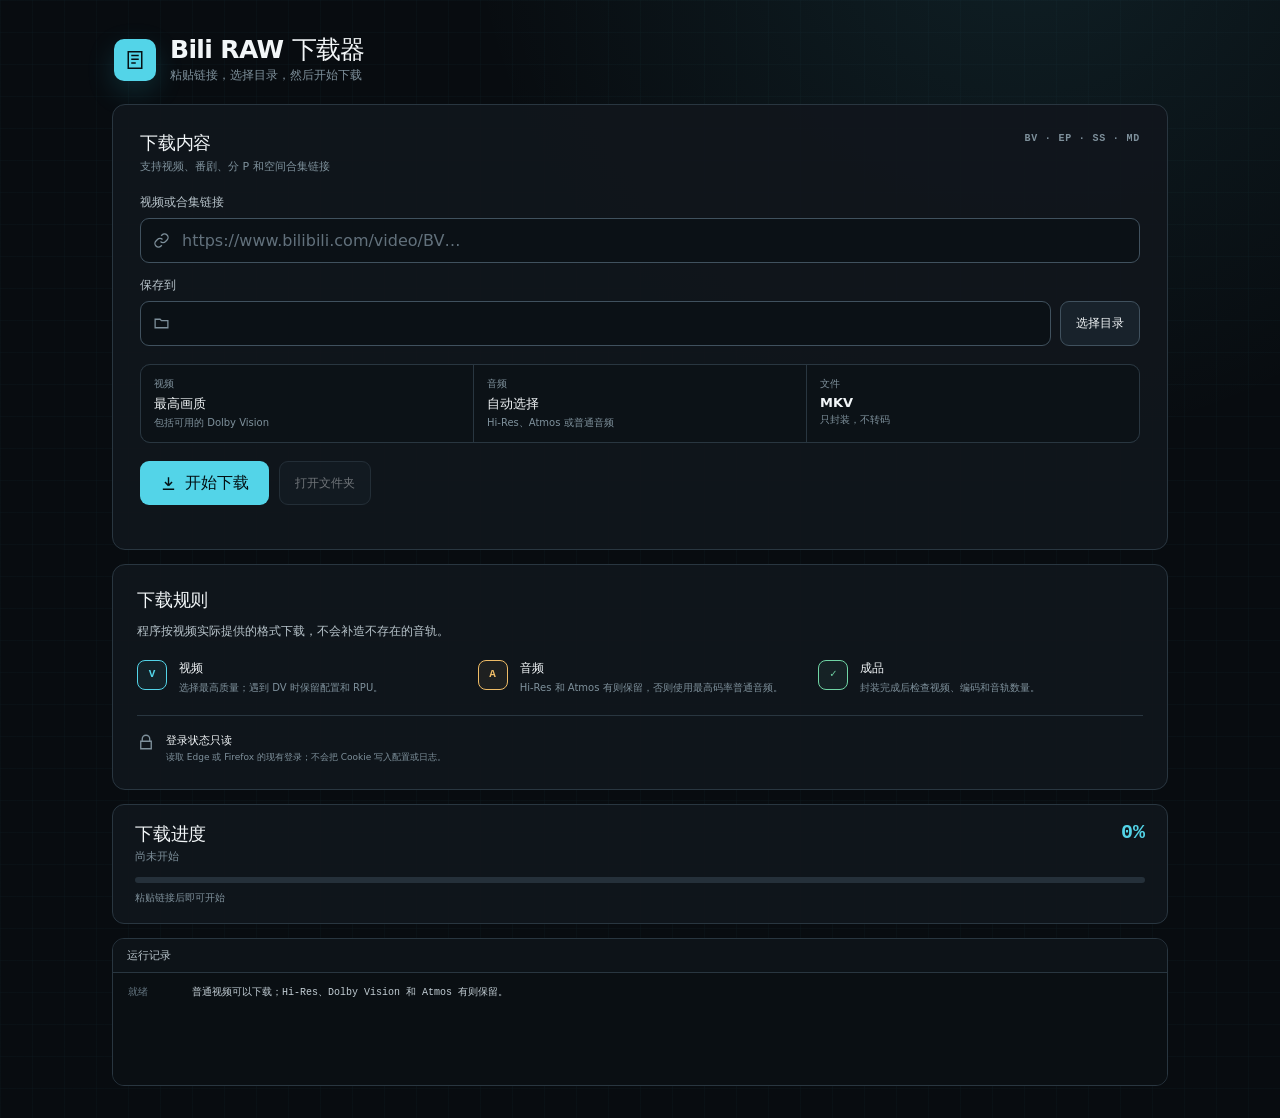
<file: legacy/bili_raw_ui/index.html>
<!doctype html>
<html lang="zh-CN">
<head>
  <meta charset="utf-8">
  <meta name="viewport" content="width=device-width, initial-scale=1">
  <meta name="color-scheme" content="dark">
  <title>Bili RAW 下载器</title>
  <link rel="stylesheet" href="styles.css">
  <script src="app.js" defer></script>
</head>
<body>
  <div class="app-shell">
    <header class="app-header">
      <div class="brand-mark" aria-hidden="true">
        <svg viewBox="0 0 32 32"><path d="M7 5h18v22H7zM11 10h10M11 15h10M11 20h6"/></svg>
      </div>
      <div>
        <h1>Bili RAW 下载器</h1>
        <p class="app-subtitle">粘贴链接，选择目录，然后开始下载</p>
      </div>
    </header>

    <main>
      <section class="hero-grid" aria-label="下载设置">
        <form id="download-form" class="download-panel">
          <div class="section-heading">
            <div>
              <h2>下载内容</h2>
              <p>支持视频、番剧、分 P 和空间合集链接</p>
            </div>
            <span class="supported-types">BV · EP · SS · MD</span>
          </div>

          <label for="source-input">视频或合集链接</label>
          <div class="input-shell source-shell">
            <svg aria-hidden="true" viewBox="0 0 24 24"><path d="M10.6 13.4a5 5 0 0 0 7.1 0l2.1-2.1a5 5 0 0 0-7.1-7.1l-1.2 1.2M13.4 10.6a5 5 0 0 0-7.1 0l-2.1 2.1a5 5 0 0 0 7.1 7.1l1.2-1.2"/></svg>
            <input id="source-input" name="source" type="text" autocomplete="off" spellcheck="false" placeholder="https://www.bilibili.com/video/BV…">
          </div>

          <label for="output-input">保存到</label>
          <div class="directory-row">
            <div class="input-shell">
              <svg aria-hidden="true" viewBox="0 0 24 24"><path d="M3 6h7l2 2h9v10H3z"/></svg>
              <input id="output-input" name="output" type="text" spellcheck="false">
            </div>
            <button id="browse-button" class="secondary-button" type="button">选择目录</button>
          </div>

          <div class="format-strip" aria-label="下载和封装方式">
            <div class="format-item">
              <span>视频</span>
              <strong>最高画质</strong>
              <small>包括可用的 Dolby Vision</small>
            </div>
            <div class="format-item">
              <span>音频</span>
              <strong>自动选择</strong>
              <small>Hi-Res、Atmos 或普通音频</small>
            </div>
            <div class="format-item">
              <span>文件</span>
              <strong>MKV</strong>
              <small>只封装，不转码</small>
            </div>
          </div>

          <div class="action-row">
            <button id="download-button" class="primary-button" type="submit">
              <svg aria-hidden="true" viewBox="0 0 24 24"><path d="M12 3v12m0 0 5-5m-5 5-5-5M4 20h16"/></svg>
              <span>开始下载</span>
            </button>
            <button id="open-button" class="ghost-button" type="button" disabled>打开文件夹</button>
          </div>
          <p id="form-error" class="form-error" role="alert"></p>
        </form>

        <aside class="quality-panel" aria-label="下载规则">
          <h2>下载规则</h2>
          <p class="quality-intro">程序按视频实际提供的格式下载，不会补造不存在的音轨。</p>
          <ul class="quality-list">
            <li>
              <span class="quality-icon cyan" aria-hidden="true">V</span>
              <div><strong>视频</strong><small>选择最高质量；遇到 DV 时保留配置和 RPU。</small></div>
            </li>
            <li>
              <span class="quality-icon amber" aria-hidden="true">A</span>
              <div><strong>音频</strong><small>Hi-Res 和 Atmos 有则保留，否则使用最高码率普通音频。</small></div>
            </li>
            <li>
              <span class="quality-icon mint" aria-hidden="true">✓</span>
              <div><strong>成品</strong><small>封装完成后检查视频、编码和音轨数量。</small></div>
            </li>
          </ul>
          <div class="privacy-note">
            <svg aria-hidden="true" viewBox="0 0 24 24"><path d="M7 11V8a5 5 0 0 1 10 0v3M5 11h14v10H5z"/></svg>
            <p><strong>登录状态只读</strong><span>读取 Edge 或 Firefox 的现有登录；不会把 Cookie 写入配置或日志。</span></p>
          </div>
        </aside>
      </section>

      <section id="progress-section" class="progress-section" aria-live="polite">
        <div class="progress-copy">
          <div>
            <h2>下载进度</h2>
            <p id="status-title">尚未开始</p>
          </div>
          <span id="progress-metric">0%</span>
        </div>
        <div id="progress-bar" class="progress-track" role="progressbar" aria-valuemin="0" aria-valuemax="100" aria-valuenow="0">
          <span id="progress-fill"></span>
        </div>
        <div class="progress-meta">
          <span id="progress-detail">粘贴链接后即可开始</span>
          <span id="progress-size"></span>
        </div>
      </section>

      <section class="log-panel">
        <div class="log-header">运行记录</div>
        <div id="activity-log" class="activity-log" role="log" aria-live="polite" aria-relevant="additions">
          <p><time>就绪</time><span>普通视频可以下载；Hi-Res、Dolby Vision 和 Atmos 有则保留。</span></p>
        </div>
      </section>
    </main>
  </div>
</body>
</html>
</file>
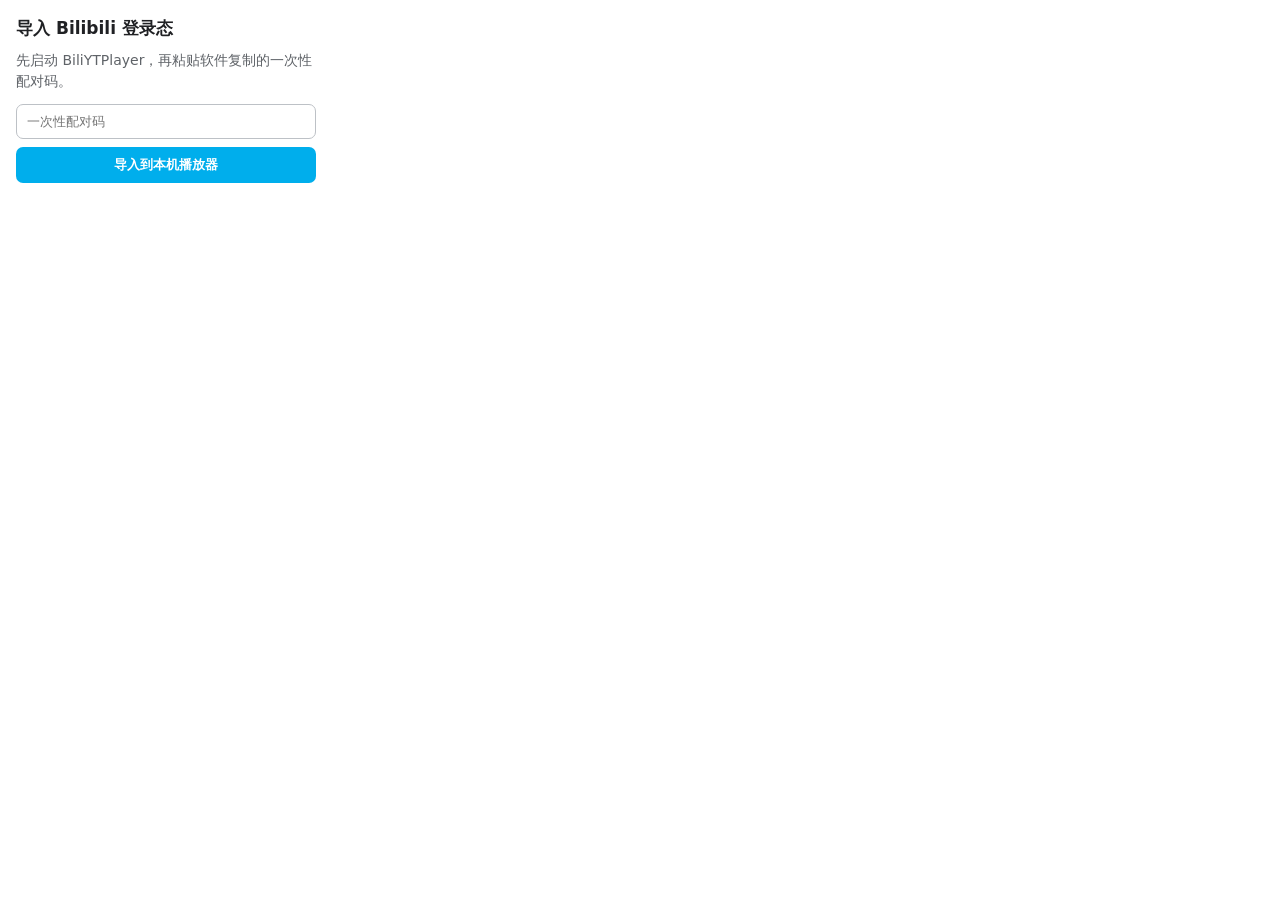
<file: extras/edge-session-bridge/popup.html>
<!doctype html>
<html lang="zh-CN">
<head>
  <meta charset="utf-8">
  <meta name="viewport" content="width=device-width,initial-scale=1">
  <title>BiliYT Session Bridge</title>
  <style>
    body { width: 300px; margin: 0; padding: 16px; font: 14px/1.5 system-ui, sans-serif; color: #202124; }
    h1 { margin: 0 0 8px; font-size: 17px; }
    p { margin: 6px 0 12px; color: #5f6368; }
    input, button { box-sizing: border-box; width: 100%; padding: 9px 10px; border-radius: 7px; }
    input { border: 1px solid #bdc1c6; margin-bottom: 8px; }
    button { border: 0; background: #00aeec; color: white; font-weight: 650; cursor: pointer; }
    #status { min-height: 21px; margin-top: 10px; color: #137333; }
    .error { color: #b3261e !important; }
  </style>
</head>
<body>
  <h1>导入 Bilibili 登录态</h1>
  <p>先启动 BiliYTPlayer，再粘贴软件复制的一次性配对码。</p>
  <input id="token" type="password" autocomplete="off" placeholder="一次性配对码">
  <button id="send" type="button">导入到本机播放器</button>
  <div id="status" role="status"></div>
  <script src="popup.js"></script>
</body>
</html>
</file>
<file: legacy/bili_raw_ui/styles.css>
:root {
  color-scheme: dark;
  --canvas: #080c10;
  --surface: #10161c;
  --surface-soft: #18222b;
  --line: #293640;
  --line-strong: #40515e;
  --text: #f2f6f8;
  --text-soft: #b8c4cb;
  --text-muted: #7e909b;
  --cyan: #53d4e8;
  --amber: #efbc66;
  --mint: #70d5a5;
  --danger: #ff817f;
  font-family: "Segoe UI Variable", "Microsoft YaHei UI", system-ui, sans-serif;
  font-synthesis: none;
}
* { box-sizing: border-box; }
html, body { min-height: 100%; }
body {
  margin: 0; color: var(--text);
  background:
    linear-gradient(rgba(83, 212, 232, .025) 1px, transparent 1px),
    linear-gradient(90deg, rgba(83, 212, 232, .025) 1px, transparent 1px),
    radial-gradient(circle at 80% -10%, rgba(83, 212, 232, .1), transparent 35rem),
    var(--canvas);
  background-size: 32px 32px, 32px 32px, auto, auto;
}
button, input { font: inherit; }
button { color: inherit; }
.app-shell { width: min(1120px, 100%); margin: 0 auto; padding: clamp(20px, 2.8vw, 32px); }
.app-header { display: flex; align-items: center; gap: 14px; padding: 4px 2px 20px; }
.brand-mark {
  display: grid; place-items: center; flex: 0 0 auto; width: 42px; height: 42px;
  color: #061014; background: var(--cyan); border-radius: 10px;
  box-shadow: 0 10px 28px rgba(45, 190, 215, .18);
}
.brand-mark svg { width: 24px; fill: none; stroke: currentColor; stroke-width: 2; }
h1, h2, p { margin-top: 0; }
h1 { margin-bottom: 3px; font-size: 25px; line-height: 1.1; letter-spacing: -.025em; }
h2 { margin-bottom: 0; font-size: 18px; line-height: 1.25; letter-spacing: -.01em; }
.app-subtitle { margin: 0; color: var(--text-muted); font-size: 12px; }
.hero-grid { display: grid; grid-template-columns: minmax(0, 1fr); gap: 14px; }
.download-panel, .quality-panel, .progress-section, .log-panel { border: 1px solid var(--line); background: rgba(16, 22, 28, .94); }
.download-panel { padding: clamp(20px, 2.6vw, 27px); border-radius: 13px; }
.quality-panel { padding: 24px; border-radius: 13px; }
.section-heading { display: flex; align-items: flex-start; justify-content: space-between; gap: 18px; margin-bottom: 20px; }
.section-heading p { margin: 5px 0 0; color: var(--text-muted); font-size: 11px; }
.supported-types { color: var(--text-muted); font: 600 10px/1.3 "Cascadia Mono", Consolas, monospace; letter-spacing: .08em; }
label { display: block; margin: 14px 0 7px; color: var(--text-soft); font-size: 12px; font-weight: 650; }
.input-shell {
  display: flex; align-items: center; gap: 10px; min-width: 0; padding: 0 12px;
  border: 1px solid var(--line-strong); border-radius: 9px; background: #0b1116;
  transition: border-color .16s ease, box-shadow .16s ease;
}
.input-shell:focus-within { border-color: var(--cyan); box-shadow: 0 0 0 3px rgba(83, 212, 232, .1); }
.input-shell svg { flex: 0 0 auto; width: 17px; height: 17px; fill: none; stroke: var(--text-muted); stroke-width: 1.8; }
input { width: 100%; min-width: 0; height: 43px; color: var(--text); background: transparent; border: 0; outline: 0; }
input::placeholder { color: #62717c; }
.directory-row { display: grid; grid-template-columns: minmax(0, 1fr) auto; gap: 9px; }
button { border: 0; border-radius: 9px; cursor: pointer; transition: transform .14s ease, background .14s ease, border-color .14s ease; }
button:not(:disabled):active { transform: translateY(1px); }
button:focus-visible { outline: 3px solid rgba(83, 212, 232, .35); outline-offset: 2px; }
button:disabled { cursor: not-allowed; opacity: .42; }
.secondary-button, .ghost-button { padding: 0 15px; border: 1px solid var(--line-strong); background: var(--surface-soft); font-size: 12px; font-weight: 650; }
.secondary-button:hover, .ghost-button:hover:not(:disabled) { border-color: #617382; background: #202c36; }
.format-strip {
  display: grid; grid-template-columns: repeat(3, minmax(0, 1fr)); gap: 1px;
  margin-top: 18px; overflow: hidden; border: 1px solid var(--line); border-radius: 10px; background: var(--line);
}
.format-item { min-width: 0; padding: 12px 13px; background: #0c1217; }
.format-item span, .format-item strong, .format-item small { display: block; overflow: hidden; text-overflow: ellipsis; white-space: nowrap; }
.format-item span { color: var(--text-muted); font-size: 10px; }
.format-item strong { margin-top: 4px; font-size: 13px; }
.format-item small { margin-top: 3px; color: var(--text-muted); font-size: 10px; }
.action-row { display: flex; gap: 10px; margin-top: 18px; }
.primary-button { display: inline-flex; align-items: center; justify-content: center; gap: 8px; min-height: 44px; padding: 0 20px; color: #031014; background: var(--cyan); font-weight: 750; }
.primary-button:hover:not(:disabled) { background: #72e0ef; }
.primary-button svg { width: 17px; height: 17px; fill: none; stroke: currentColor; stroke-width: 2; }
.ghost-button { min-height: 44px; }
.form-error { min-height: 16px; margin: 8px 0 -7px; color: var(--danger); font-size: 11px; }
.quality-intro { margin: 10px 0 19px; color: var(--text-soft); font-size: 12px; line-height: 1.6; }
.quality-list { display: grid; grid-template-columns: repeat(3, minmax(0, 1fr)); gap: 16px; margin: 0; padding: 0; list-style: none; }
.quality-list li { display: grid; grid-template-columns: 31px 1fr; gap: 11px; }
.quality-icon { display: grid; place-items: center; width: 30px; height: 30px; border: 1px solid currentColor; border-radius: 8px; font: 800 11px/1 monospace; }
.quality-icon.cyan { color: var(--cyan); background: rgba(83,212,232,.07); }
.quality-icon.amber { color: var(--amber); background: rgba(239,188,102,.07); }
.quality-icon.mint { color: var(--mint); background: rgba(112,213,165,.07); }
.quality-list strong, .quality-list small { display: block; }
.quality-list strong { margin: 0 0 3px; font-size: 12px; }
.quality-list small { color: var(--text-muted); font-size: 10px; line-height: 1.5; }
.privacy-note { display: grid; grid-template-columns: 20px 1fr; gap: 9px; margin-top: 20px; padding-top: 17px; border-top: 1px solid var(--line); }
.privacy-note svg { width: 18px; fill: none; stroke: var(--text-muted); stroke-width: 1.8; }
.privacy-note p { margin: 0; }
.privacy-note strong, .privacy-note span { display: block; }
.privacy-note strong { margin-bottom: 3px; font-size: 11px; }
.privacy-note span { color: var(--text-muted); font-size: 9px; line-height: 1.55; }
.progress-section { margin-top: 14px; padding: 18px 22px; border-radius: 12px; }
.progress-copy { display: flex; align-items: flex-start; justify-content: space-between; gap: 20px; }
#status-title { margin: 4px 0 0; color: var(--text-muted); font-size: 11px; font-weight: 400; }
#progress-metric { color: var(--cyan); font: 700 20px/1 "Cascadia Mono", Consolas, monospace; }
.progress-track { position: relative; height: 6px; margin-top: 13px; overflow: hidden; border-radius: 4px; background: #25303a; }
#progress-fill { display: block; width: 0; height: 100%; background: var(--cyan); box-shadow: 0 0 14px rgba(83,212,232,.45); transition: width .18s ease; }
.progress-track.indeterminate #progress-fill { width: 34%; animation: scan 1.15s ease-in-out infinite; }
@keyframes scan { from { transform: translateX(-110%); } to { transform: translateX(305%); } }
.progress-meta { display: flex; justify-content: space-between; gap: 16px; margin-top: 8px; color: var(--text-muted); font-size: 10px; }
#progress-size { font-family: "Cascadia Mono", Consolas, monospace; }
.log-panel { margin-top: 14px; overflow: hidden; border-radius: 12px; }
.log-header { padding: 9px 14px; color: var(--text-soft); border-bottom: 1px solid var(--line); background: #0d1318; font-size: 11px; font-weight: 650; }
.activity-log { height: 112px; overflow: auto; padding: 12px 15px; background: #0a0f13; scrollbar-color: #34444f transparent; }
.activity-log p { display: grid; grid-template-columns: 54px 1fr; gap: 10px; margin: 0 0 6px; color: #c2cdd4; font: 10px/1.5 "Cascadia Mono", Consolas, monospace; }
.activity-log time { color: #647580; }
.activity-log .success { color: var(--mint); }
.activity-log .error { color: var(--danger); }
@media (max-width: 900px) {
  .quality-list { grid-template-columns: 1fr; }
}
@media (max-width: 620px) {
  .app-shell { padding: 16px; }
  .section-heading { display: block; }
  .supported-types { display: block; margin-top: 8px; }
  .directory-row { grid-template-columns: 1fr; }
  .secondary-button { min-height: 40px; }
  .format-strip { grid-template-columns: 1fr; }
  .action-row { flex-direction: column; }
  .progress-meta { flex-direction: column; gap: 4px; }
}
@media (prefers-reduced-motion: reduce) {
  *, *::before, *::after { scroll-behavior: auto !important; transition-duration: .01ms !important; animation-duration: .01ms !important; animation-iteration-count: 1 !important; }
}
</file>
